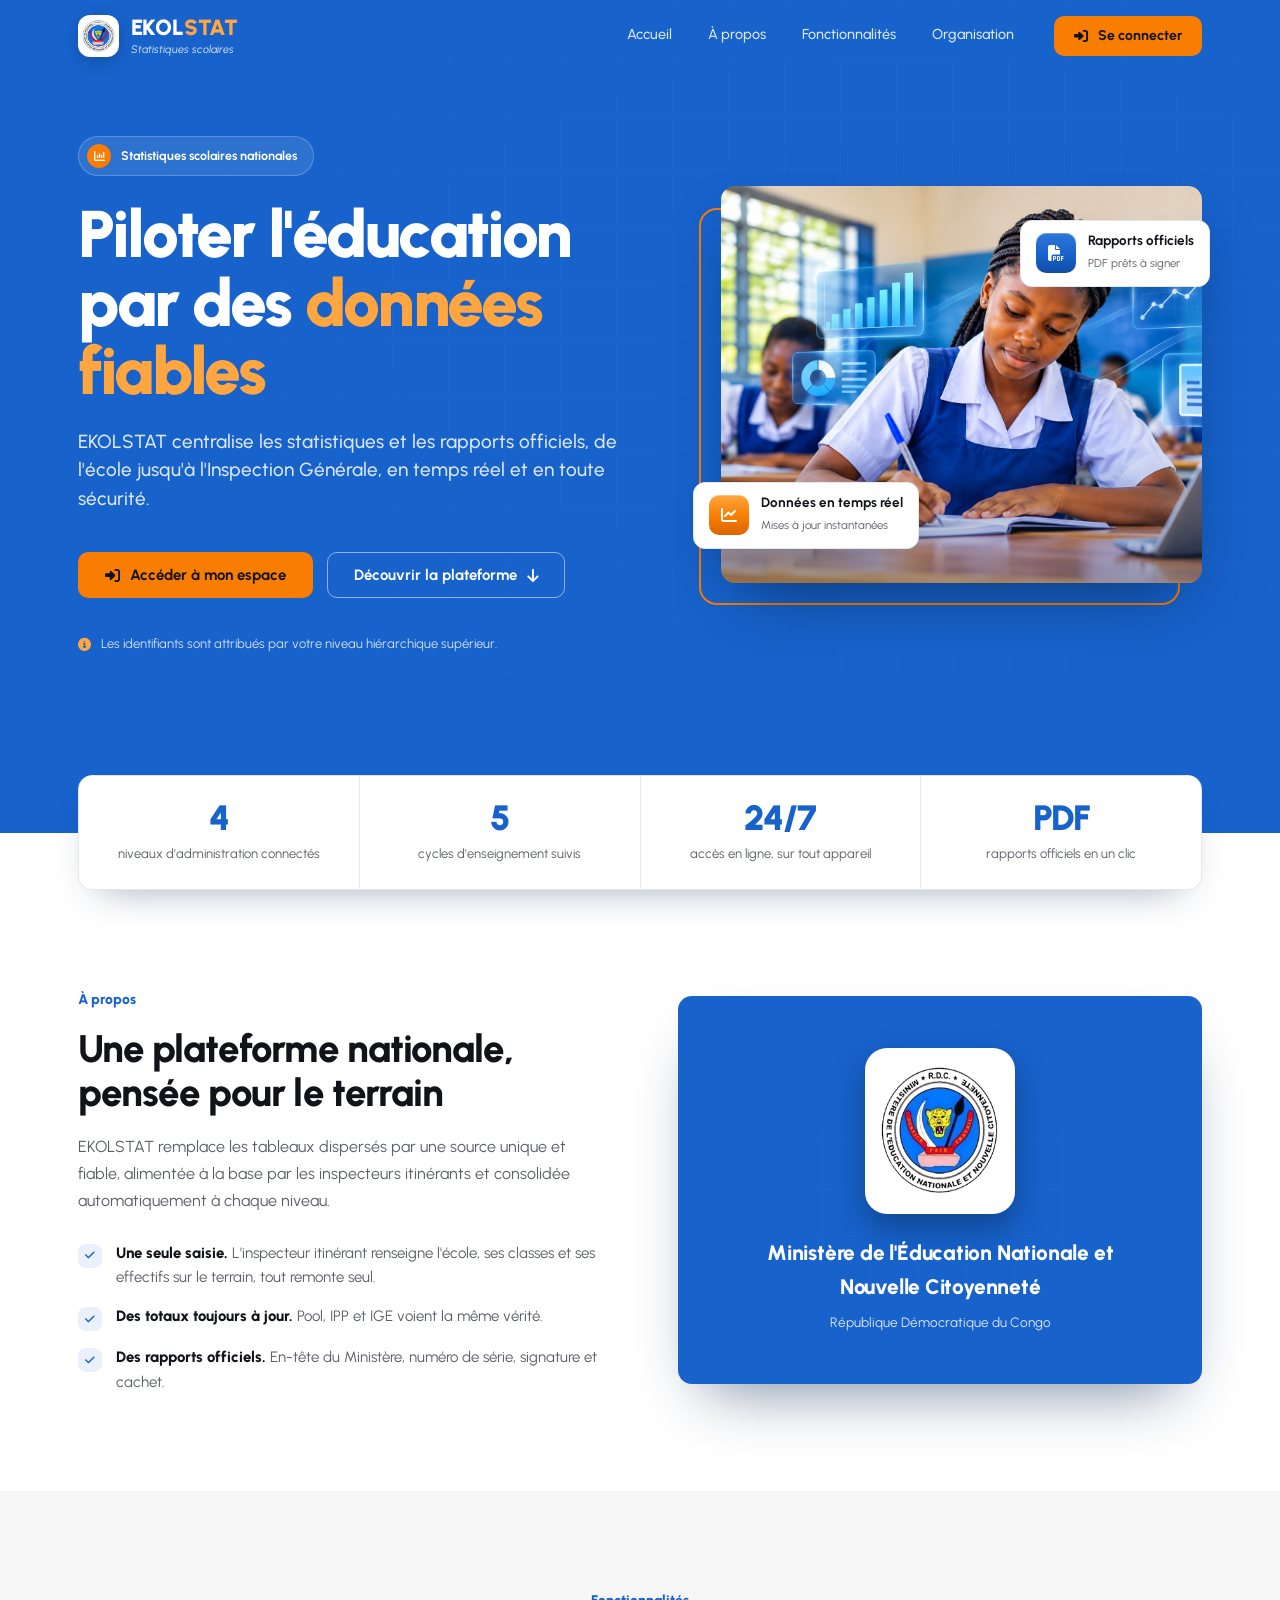
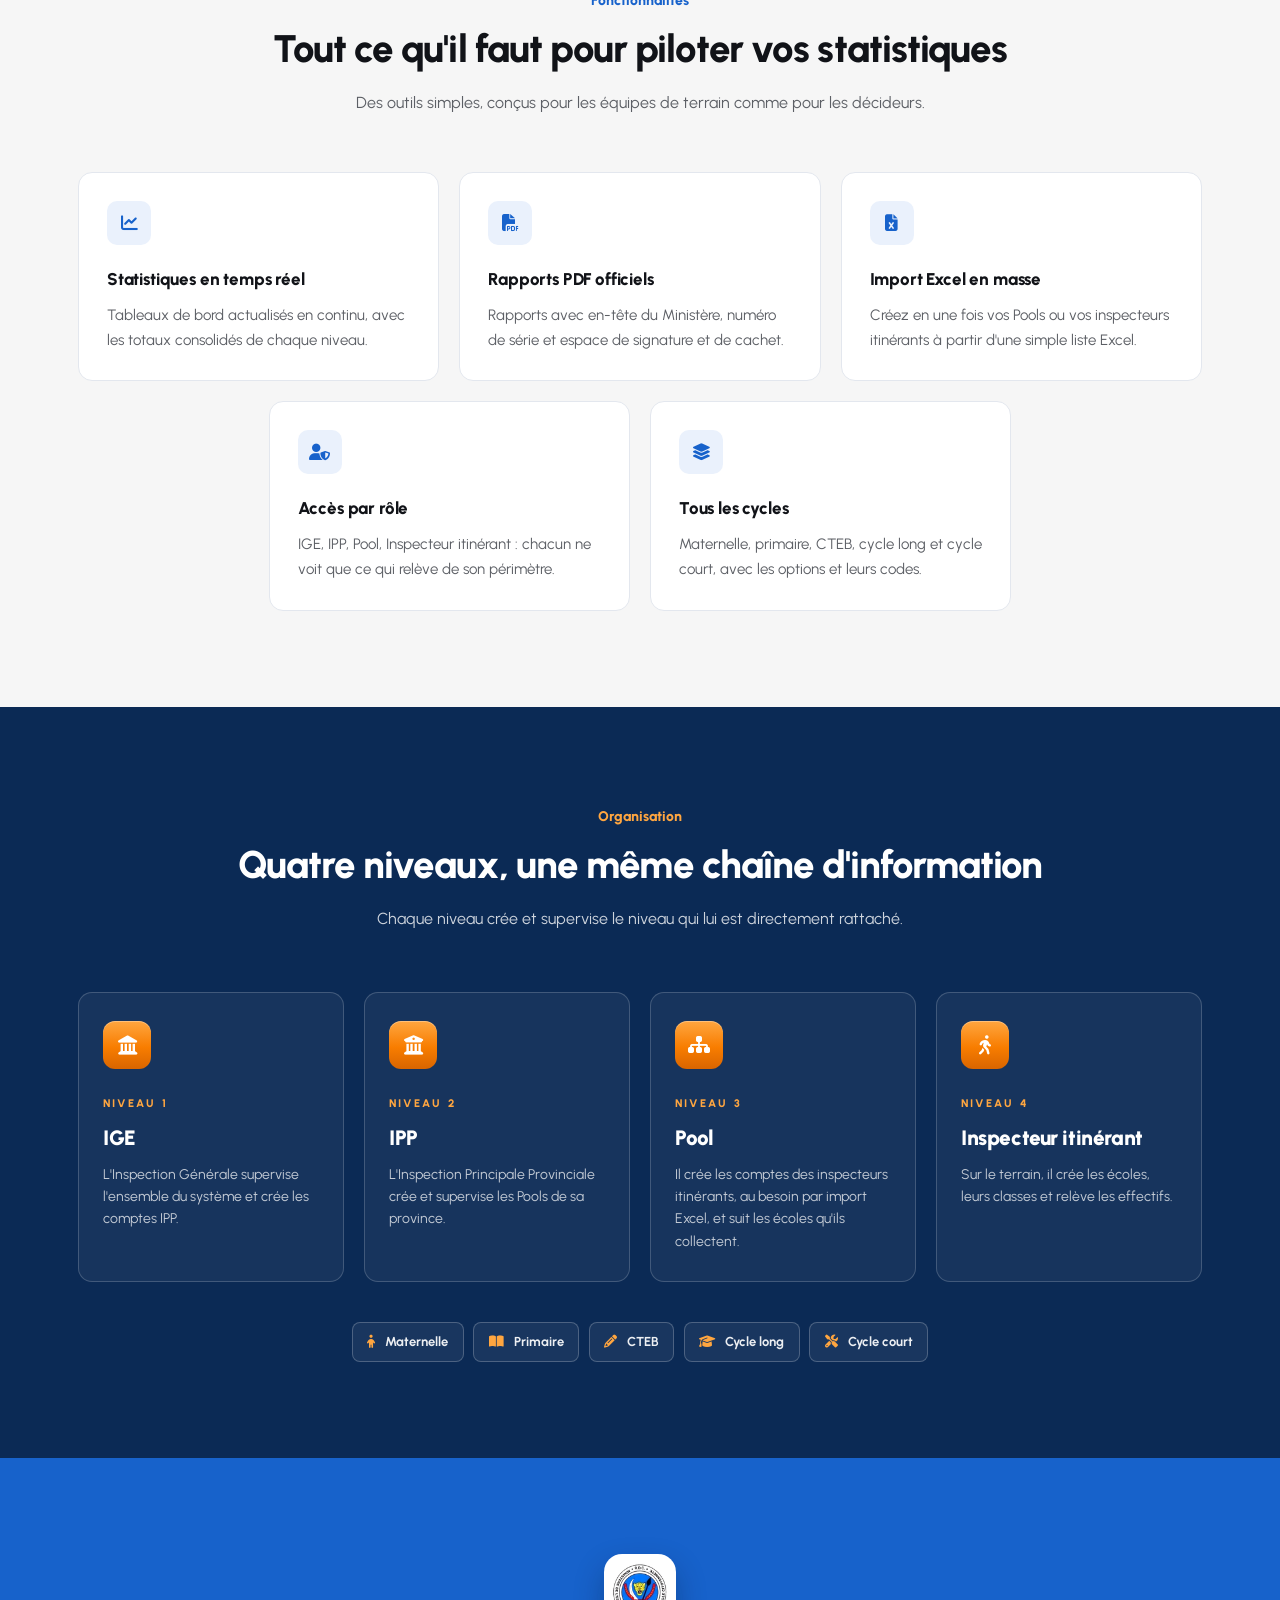
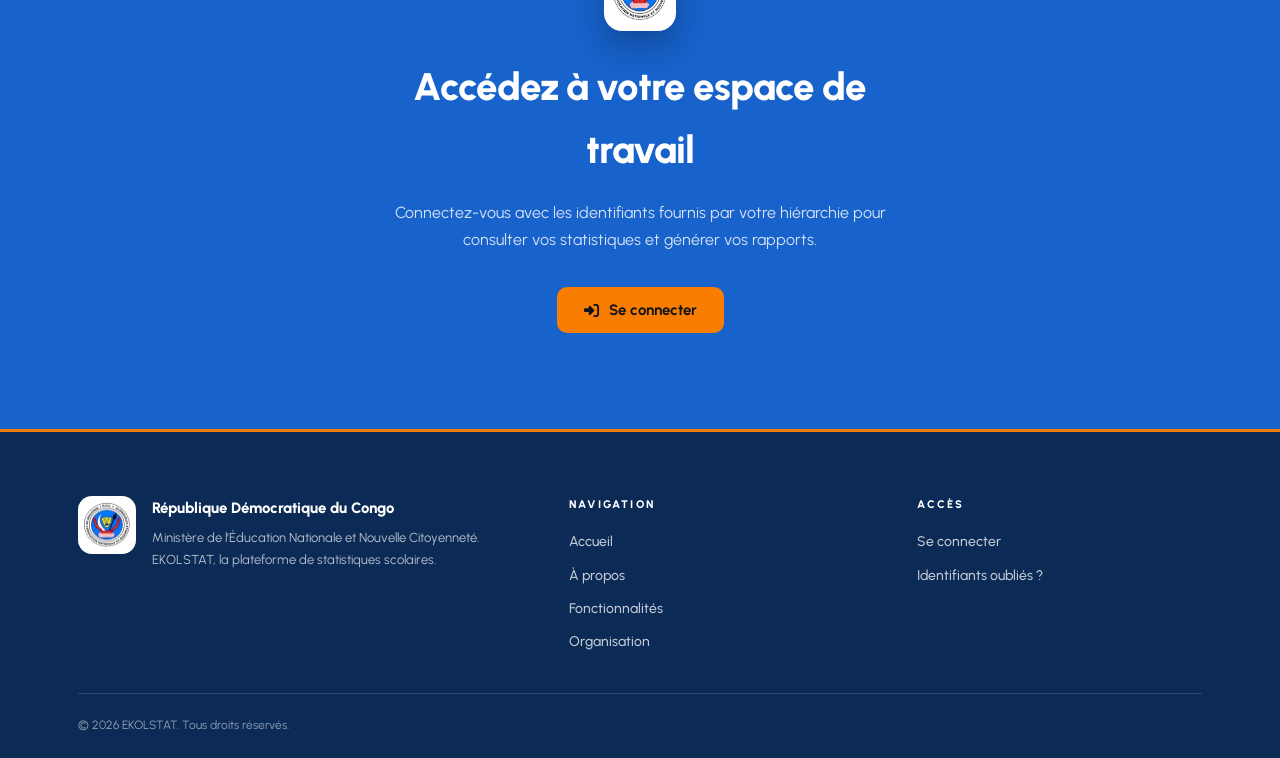
<file: index.html>
<!DOCTYPE html>
<html lang="fr">
<head>
  <meta charset="UTF-8" />
  <meta name="viewport" content="width=device-width, initial-scale=1, viewport-fit=cover" />
  <title>EKOLSTAT — Statistiques scolaires · Ministère de l'Éducation Nationale et Nouvelle Citoyenneté</title>
  <meta name="description" content="EKOLSTAT, la plateforme de statistiques scolaires de la République Démocratique du Congo : bulletins, effectifs par cycle et rapports officiels, de l'école à l'Inspection Générale." />
  <meta name="theme-color" content="#1762CB" />
  <link rel="icon" href="img/logo-96.png" type="image/png" />

  <link rel="preconnect" href="https://fonts.googleapis.com" />
  <link rel="preconnect" href="https://fonts.gstatic.com" crossorigin />
  <link rel="preconnect" href="https://api.fontshare.com" crossorigin />
  <link href="https://api.fontshare.com/v2/css?f[]=satoshi@400,500,700,900&display=swap" rel="stylesheet" />
  <link href="https://fonts.googleapis.com/css2?family=Urbanist:wght@400;500;600;700;800;900&display=swap" rel="stylesheet" />
  <link rel="preload" as="image" href="img/hero-eleve.webp" type="image/webp" fetchpriority="high" />
  <link rel="stylesheet" href="https://cdn.jsdelivr.net/npm/@fortawesome/fontawesome-free@6.4.0/css/all.min.css" />
  <link rel="stylesheet" href="static/theme.css" />
  <link rel="stylesheet" href="static/site.css" />
</head>
<body>
  <a class="skip" href="#contenu">Aller au contenu</a>

  <header class="header" id="header">
    <div class="wrap">
      <a href="#accueil" class="brand" aria-label="EKOLSTAT — Accueil">
        <picture>
          <source srcset="img/logo-192.webp" type="image/webp" />
          <img src="img/logo-96.png" alt="Armoiries du Ministère de l'Éducation Nationale" width="46" height="48" />
        </picture>
        <span class="brand-text"><strong>EKOL<b>STAT</b></strong><span>Statistiques scolaires</span></span>
      </a>

      <button class="nav-toggle" id="navToggle" type="button" aria-label="Ouvrir le menu" aria-expanded="false" aria-controls="nav">
        <i class="fas fa-bars"></i>
      </button>

      <nav class="nav" id="nav" aria-label="Navigation principale">
        <a class="link" href="#accueil">Accueil</a>
        <a class="link" href="#apropos">À propos</a>
        <a class="link" href="#fonctionnalites">Fonctionnalités</a>
        <a class="link" href="#hierarchie">Organisation</a>
        <a class="btn btn-orange" href="login.html"><i class="fas fa-right-to-bracket"></i> Se connecter</a>
      </nav>
    </div>
  </header>

  <main id="contenu">
    <!-- ═════════ HERO ═════════ -->
    <section class="hero" id="accueil">
      <div class="wrap hero-grid">
        <div>
          <span class="badge-pill"><i class="fas fa-chart-column"></i> Statistiques scolaires nationales</span>
          <h1>Piloter l'éducation par des <em>données fiables</em></h1>
          <p class="lead">EKOLSTAT centralise les statistiques et les rapports officiels, de l'école jusqu'à l'Inspection Générale, en temps réel et en toute sécurité.</p>
          <div class="hero-cta">
            <a class="btn btn-orange" href="login.html"><i class="fas fa-right-to-bracket"></i> Accéder à mon espace</a>
            <a class="btn btn-line" href="#fonctionnalites">Découvrir la plateforme <i class="fas fa-arrow-down"></i></a>
          </div>
          <div class="hero-note"><i class="fas fa-circle-info"></i> Les identifiants sont attribués par votre niveau hiérarchique supérieur.</div>
        </div>

        <div class="hero-visual">
          <div class="hero-photo">
            <picture>
              <source srcset="img/stat.png" type="image/webp" />
              <img src="img/stat.png" alt="Élève congolaise en uniforme, en train d'écrire dans sa salle de classe" width="1200" height="896" fetchpriority="high" decoding="async" />
            </picture>
          </div>
          <div class="float-card fc-1">
            <div class="ic"><i class="fas fa-chart-line"></i></div>
            <div><strong>Données en temps réel</strong><span>Mises à jour instantanées</span></div>
          </div>
          <div class="float-card fc-2">
            <div class="ic"><i class="fas fa-file-pdf"></i></div>
            <div><strong>Rapports officiels</strong><span>PDF prêts à signer</span></div>
          </div>
        </div>
      </div>
    </section>

    <!-- ═════════ CHIFFRES ═════════ -->
    <div class="stats">
      <div class="wrap">
        <div class="stats-card reveal">
          <div class="stat"><div class="num">4</div><div class="lbl">niveaux d'administration connectés</div></div>
          <div class="stat"><div class="num">5</div><div class="lbl">cycles d'enseignement suivis</div></div>
          <div class="stat"><div class="num">24/7</div><div class="lbl">accès en ligne, sur tout appareil</div></div>
          <div class="stat"><div class="num">PDF</div><div class="lbl">rapports officiels en un clic</div></div>
        </div>
      </div>
    </div>

    <!-- ═════════ À PROPOS ═════════ -->
    <section class="section" id="apropos">
      <div class="wrap about-grid">
        <div class="reveal">
          <span class="eyebrow">À propos</span>
          <h2>Une plateforme nationale, pensée pour le terrain</h2>
          <p class="sub">EKOLSTAT remplace les tableaux dispersés par une source unique et fiable, alimentée à la base par les inspecteurs itinérants et consolidée automatiquement à chaque niveau.</p>
          <ul class="checks">
            <li><i class="fas fa-check"></i><span><b>Une seule saisie.</b> L'inspecteur itinérant renseigne l'école, ses classes et ses effectifs sur le terrain, tout remonte seul.</span></li>
            <li><i class="fas fa-check"></i><span><b>Des totaux toujours à jour.</b> Pool, IPP et IGE voient la même vérité.</span></li>
            <li><i class="fas fa-check"></i><span><b>Des rapports officiels.</b> En-tête du Ministère, numéro de série, signature et cachet.</span></li>
          </ul>
        </div>
        <div class="reveal d1">
          <div class="seal-card">
            <picture>
              <source srcset="img/logo-192.webp" type="image/webp" />
              <img src="img/logo-192.png" alt="Armoiries du Ministère" loading="lazy" width="160" height="166" />
            </picture>
            <h3>Ministère de l'Éducation Nationale et Nouvelle Citoyenneté</h3>
            <p>République Démocratique du Congo</p>
          </div>
        </div>
      </div>
    </section>

    <!-- ═════════ FONCTIONNALITÉS ═════════ -->
    <section class="section soft" id="fonctionnalites">
      <div class="wrap">
        <div class="head-center reveal">
          <span class="eyebrow">Fonctionnalités</span>
          <h2>Tout ce qu'il faut pour piloter vos statistiques</h2>
          <p class="sub">Des outils simples, conçus pour les équipes de terrain comme pour les décideurs.</p>
        </div>
        <div class="features">
          <article class="card reveal d1"><div class="ic"><i class="fas fa-chart-line"></i></div><h3>Statistiques en temps réel</h3><p>Tableaux de bord actualisés en continu, avec les totaux consolidés de chaque niveau.</p></article>
          <article class="card reveal d2"><div class="ic"><i class="fas fa-file-pdf"></i></div><h3>Rapports PDF officiels</h3><p>Rapports avec en-tête du Ministère, numéro de série et espace de signature et de cachet.</p></article>
          <article class="card reveal"><div class="ic"><i class="fas fa-file-excel"></i></div><h3>Import Excel en masse</h3><p>Créez en une fois vos Pools ou vos inspecteurs itinérants à partir d'une simple liste Excel.</p></article>
          <article class="card reveal d1"><div class="ic"><i class="fas fa-user-shield"></i></div><h3>Accès par rôle</h3><p>IGE, IPP, Pool, Inspecteur itinérant : chacun ne voit que ce qui relève de son périmètre.</p></article>
          <article class="card reveal d2"><div class="ic"><i class="fas fa-layer-group"></i></div><h3>Tous les cycles</h3><p>Maternelle, primaire, CTEB, cycle long et cycle court, avec les options et leurs codes.</p></article>
        </div>
      </div>
    </section>

    <!-- ═════════ ORGANISATION ═════════ -->
    <section class="section navy" id="hierarchie">
      <div class="wrap">
        <div class="head-center reveal">
          <span class="eyebrow">Organisation</span>
          <h2>Quatre niveaux, une même chaîne d'information</h2>
          <p class="sub">Chaque niveau crée et supervise le niveau qui lui est directement rattaché.</p>
        </div>

        <div class="flow">
          <div class="step reveal"><div class="node"><i class="fas fa-landmark"></i></div><div><span class="lvl">Niveau 1</span><h3>IGE</h3><p>L'Inspection Générale supervise l'ensemble du système et crée les comptes IPP.</p></div></div>
          <div class="step reveal d1"><div class="node"><i class="fas fa-building-columns"></i></div><div><span class="lvl">Niveau 2</span><h3>IPP</h3><p>L'Inspection Principale Provinciale crée et supervise les Pools de sa province.</p></div></div>
          <div class="step reveal d2"><div class="node"><i class="fas fa-sitemap"></i></div><div><span class="lvl">Niveau 3</span><h3>Pool</h3><p>Il crée les comptes des inspecteurs itinérants, au besoin par import Excel, et suit les écoles qu'ils collectent.</p></div></div>
          <div class="step reveal d3"><div class="node"><i class="fas fa-person-walking"></i></div><div><span class="lvl">Niveau 4</span><h3>Inspecteur itinérant</h3><p>Sur le terrain, il crée les écoles, leurs classes et relève les effectifs.</p></div></div>
        </div>

        <div class="cycles reveal" aria-label="Cycles d'enseignement couverts">
          <span class="chip"><i class="fas fa-child"></i> Maternelle</span>
          <span class="chip"><i class="fas fa-book-open"></i> Primaire</span>
          <span class="chip"><i class="fas fa-pencil"></i> CTEB</span>
          <span class="chip"><i class="fas fa-graduation-cap"></i> Cycle long</span>
          <span class="chip"><i class="fas fa-screwdriver-wrench"></i> Cycle court</span>
        </div>
      </div>
    </section>

    <!-- ═════════ APPEL À L'ACTION ═════════ -->
    <section class="cta" aria-labelledby="cta-title">
      <div class="wrap">
        <div class="cta-box reveal">
          <picture>
            <source srcset="img/logo-96.webp" type="image/webp" />
            <img src="img/logo-96.png" alt="" loading="lazy" width="74" height="77" />
          </picture>
          <h2 id="cta-title">Accédez à votre espace de travail</h2>
          <p>Connectez-vous avec les identifiants fournis par votre hiérarchie pour consulter vos statistiques et générer vos rapports.</p>
          <a class="btn btn-orange" href="login.html"><i class="fas fa-right-to-bracket"></i> Se connecter</a>
        </div>
      </div>
    </section>
  </main>

  <footer class="footer">
    <div class="wrap">
      <div class="foot-grid">
        <div class="foot-brand">
          <picture>
            <source srcset="img/logo-96.webp" type="image/webp" />
            <img src="img/logo-96.png" alt="Armoiries du Ministère" loading="lazy" width="58" height="60" />
          </picture>
          <div>
            <strong>République Démocratique du Congo</strong>
            <p>Ministère de l'Éducation Nationale et Nouvelle Citoyenneté. EKOLSTAT, la plateforme de statistiques scolaires.</p>
          </div>
        </div>
        <div>
          <h4>Navigation</h4>
          <ul>
            <li><a href="#accueil">Accueil</a></li>
            <li><a href="#apropos">À propos</a></li>
            <li><a href="#fonctionnalites">Fonctionnalités</a></li>
            <li><a href="#hierarchie">Organisation</a></li>
          </ul>
        </div>
        <div>
          <h4>Accès</h4>
          <ul>
            <li><a href="login.html">Se connecter</a></li>
            <li><a href="login.html#identifiants">Identifiants oubliés ?</a></li>
          </ul>
        </div>
      </div>
      <div class="foot-bottom">
        <span>© <span id="year">2026</span> EKOLSTAT. Tous droits réservés.</span>
      </div>
    </div>
  </footer>

  <script>
    (function () {
      document.documentElement.classList.add('js');

      var header = document.getElementById('header');
      var toggle = document.getElementById('navToggle');
      var nav = document.getElementById('nav');
      var yr = document.getElementById('year');
      if (yr) yr.textContent = new Date().getFullYear();

      function onScroll() { header.classList.toggle('scrolled', window.scrollY > 8); }
      onScroll();
      window.addEventListener('scroll', onScroll, { passive: true });

      function setMenu(open) {
        nav.classList.toggle('open', open);
        toggle.setAttribute('aria-expanded', open ? 'true' : 'false');
        toggle.setAttribute('aria-label', open ? 'Fermer le menu' : 'Ouvrir le menu');
        toggle.querySelector('i').className = open ? 'fas fa-xmark' : 'fas fa-bars';
      }
      toggle.addEventListener('click', function () { setMenu(!nav.classList.contains('open')); });
      nav.addEventListener('click', function (e) { if (e.target.closest('a')) setMenu(false); });
      document.addEventListener('keydown', function (e) { if (e.key === 'Escape') setMenu(false); });
      window.addEventListener('resize', function () { if (window.innerWidth > 1020) setMenu(false); });

      var items = document.querySelectorAll('.reveal');
      if ('IntersectionObserver' in window) {
        var io = new IntersectionObserver(function (entries) {
          entries.forEach(function (en) { if (en.isIntersecting) { en.target.classList.add('in'); io.unobserve(en.target); } });
        }, { threshold: 0.12, rootMargin: '0px 0px -40px 0px' });
        items.forEach(function (el) { io.observe(el); });
      } else {
        items.forEach(function (el) { el.classList.add('in'); });
      }
    })();
  </script>
</body>
</html>
</file>
<file: static/theme.css>
/* ============================================================
   EKOLSTAT — Thème commun (accueil · connexion · dashboards)
   Charte visuelle ScolaOne : bleu #1762CB / orange #F87D00 / marine #0B2A55.
   Une seule source de vérité pour la typographie et les couleurs.
   Police : Satoshi (Fontshare) puis Urbanist (chargées par <link>).
   ============================================================ */

:root {
  /* ── Bleu de marque (échelle ScolaOne). Les noms --sky-* sont conservés
        pour ne pas toucher au reste du code. ── */
  --sky-50:  #eef5fe;
  --sky-100: #d9e8fb;
  --sky-200: #b9d4f6;
  --sky-300: #8fb9ef;
  --sky-400: #5e97e3;
  --sky-500: #2f76d6;
  --sky-600: #1762cb;   /* bleu de marque : boutons / liens */
  --sky-700: #124ea3;   /* texte accentué sur fond clair */
  --sky-800: #0e3d80;
  --sky-900: #0b2a55;   /* marine */

  --blue:      #1762cb;
  --blue-hover:#1458b5;
  --navy:      #0b2a55;
  --tint:      #eaf1fc;

  /* ── Orange d'accent ── */
  --orange:       #f87d00;
  --orange-light: #ffa640;
  --orange-dark:  #d96500;
  --orange-hover: #ff9122;
  /* anciens noms (drapeau) → orange de la charte */
  --gold: #f87d00;
  --gold-deep: #d96500;
  --red: #f87d00;

  /* ── Neutres ── */
  --ink: #111318;
  --ink-soft: #5c5f65;
  --ink-dim: #8a8f98;
  --line: #e3e7ee;
  --bg: #ffffff;
  --bg-soft: #f6f6f6;

  /* ── Dégradés (boutons et panneaux) ── */
  --grad-brand: linear-gradient(180deg, #2f76d6 0%, #1762cb 55%, #124ea3 100%);
  --grad-orange: linear-gradient(180deg, #ffa640 0%, #f87d00 55%, #d96500 100%);
  --grad-navy: linear-gradient(160deg, #0b2a55 0%, #0e3d80 45%, #1762cb 100%);
  --grad-soft: linear-gradient(180deg, #eaf1fc 0%, #ffffff 100%);

  /* ── Élévations ── */
  --sh-xs: 0 1px 2px rgba(11, 42, 85, .06);
  --sh-sm: 0 2px 10px rgba(11, 42, 85, .07);
  --sh-md: 0 12px 28px -18px rgba(23, 98, 203, .38);
  --sh-lg: 0 30px 60px -24px rgba(4, 19, 40, .55);
  --sh-brand: 0 10px 24px -10px rgba(23, 98, 203, .6), inset 0 1px 0 rgba(255, 255, 255, .22);
  --sh-orange: 0 10px 24px -10px rgba(248, 125, 0, .6), inset 0 1px 0 rgba(255, 255, 255, .3);

  --radius: 14px;
  --ease: cubic-bezier(.22, 1, .36, 1);

  --font: "Satoshi", "Urbanist", "Inter", system-ui, -apple-system, "Segoe UI", sans-serif;
}

/* ── Typographie : Satoshi partout ───────────────────────────
   (volontairement pas de `*::before` : ça casserait les icônes
   Font Awesome qui portent leur propre police)               */
html, body,
button, input, select, textarea, optgroup,
table, th, td, label, legend, option {
  font-family: var(--font);
}

html { -webkit-text-size-adjust: 100%; text-rendering: optimizeLegibility; }
body { -webkit-font-smoothing: antialiased; -moz-osx-font-smoothing: grayscale; }

:focus-visible { outline: 3px solid #ffb566; outline-offset: 2px; border-radius: 8px; }
::selection { background: var(--sky-200); color: var(--navy); }

/* ── Filet de marque : bleu + orange ── */
.flagline { height: 4px; background: linear-gradient(90deg, var(--sky-600) 0 70%, var(--orange) 70% 100%); }

/* ── Marque (logo + nom) ── */
.brand { display: flex; align-items: center; gap: 12px; min-width: 0; color: inherit; text-decoration: none; }
.brand img { height: 46px; width: auto; flex: none; }
.brand-text { line-height: 1.1; min-width: 0; }
.brand-text strong { display: block; font-size: 22px; font-weight: 900; color: var(--navy); letter-spacing: -.01em; }
.brand-text strong b { color: var(--orange); font-weight: 900; }
.brand-text span { display: block; margin-top: 3px; font-size: 11px; color: var(--ink-soft); font-style: italic; font-weight: 500; }

/* ── Boutons (accueil + connexion) ── */
.btn {
  display: inline-flex; align-items: center; justify-content: center; gap: 10px;
  padding: 14px 26px; border-radius: 10px; font-weight: 700; font-size: 15px; line-height: 1.1;
  border: 1.5px solid transparent; cursor: pointer; text-decoration: none; white-space: nowrap;
  transition: transform .2s var(--ease), box-shadow .2s, background .2s, color .2s, border-color .2s, filter .2s;
}
.btn:hover { transform: translateY(-1px); }
.btn:active { transform: translateY(0); }
.btn:disabled { opacity: .65; cursor: not-allowed; transform: none; }
.btn-primary { background: var(--grad-brand); color: #fff; box-shadow: var(--sh-brand); }
.btn-primary:hover { filter: brightness(1.06); color: #fff; box-shadow: 0 14px 30px -12px rgba(23, 98, 203, .7), inset 0 1px 0 rgba(255, 255, 255, .26); }
.btn-orange, .btn-gold { background: var(--orange); color: var(--ink); }
.btn-orange:hover, .btn-gold:hover { background: var(--orange-hover); color: var(--ink); }
.btn-soft { background: var(--tint); color: var(--sky-700); }
.btn-soft:hover { background: var(--sky-100); }
.btn-outline { background: #fff; color: var(--sky-700); border-color: var(--sky-200); }
.btn-outline:hover { border-color: var(--sky-400); background: var(--sky-50); }
.btn-line { background: transparent; color: #fff; border-color: rgba(255, 255, 255, .5); }
.btn-line:hover { background: rgba(255, 255, 255, .12); border-color: #fff; color: #fff; }

/* ── Messages d'authentification ── */
.auth-message { display: flex; align-items: flex-start; gap: 10px; margin: 4px 0 12px; padding: 11px 14px; border-radius: 10px; font-size: 12.5px; line-height: 1.45; font-weight: 500; }
.auth-message.hidden { display: none; }
.auth-message i { margin-top: 2px; }
.auth-message.error   { background: #fef2f2; color: #b91c1c; border: 1px solid #fecaca; }
.auth-message.success { background: #ecfdf5; color: #047857; border: 1px solid #a7f3d0; }
.auth-message.info    { background: var(--sky-50); color: var(--sky-700); border: 1px solid var(--sky-200); }

@media (prefers-reduced-motion: reduce) {
  *, *::before, *::after { animation-duration: .01ms !important; animation-iteration-count: 1 !important; transition-duration: .01ms !important; scroll-behavior: auto !important; }
}
</file>
<file: static/site.css>
/* ============================================================
   EKOLSTAT — Page d'accueil (charte ScolaOne : bleu / orange / marine)
   Dépend de theme.css
   - aplats de couleur et filets fins (pas de dégradé décoratif)
   - barre de navigation transparente en haut, bleu plein au défilement
   ============================================================ */
*, *::before, *::after { box-sizing: border-box; margin: 0; padding: 0; }

:root {
  --wrap: 1180px;
  --pad: clamp(20px, 3vw, 28px);
  --header-h: 72px;
}

html { scroll-behavior: smooth; }
body { color: var(--ink); background: var(--bg); line-height: 1.65; overflow-x: clip; }
img { max-width: 100%; display: block; }
a { color: inherit; text-decoration: none; }
.wrap { width: 100%; max-width: var(--wrap); margin: 0 auto; padding: 0 var(--pad); }
section[id] { scroll-margin-top: calc(var(--header-h) + 4px); }

.skip { position: absolute; left: -9999px; top: 8px; z-index: 200; background: var(--blue); color: #fff; padding: 10px 16px; border-radius: 8px; font-weight: 700; }
.skip:focus { left: 8px; }

/* ───────── En-tête : transparent en haut, bleu plein au défilement ───────── */
.header { position: fixed; top: 0; left: 0; right: 0; z-index: 100; background: transparent; transition: background-color .25s, box-shadow .25s; }
.header.scrolled, .header.is-open { background: var(--blue); box-shadow: 0 1px 0 rgba(255, 255, 255, .16); }
.header .wrap { display: flex; align-items: center; justify-content: space-between; gap: 20px; height: var(--header-h); }

.header .brand img { height: 42px; padding: 4px; background: #fff; border-radius: 12px; box-shadow: 0 4px 14px rgba(0, 0, 0, .18); }
.header .brand-text strong { color: #fff; font-size: 22px; }
.header .brand-text strong b { color: var(--orange-light); }
.header .brand-text span { color: rgba(255, 255, 255, .72); }

.nav { display: flex; align-items: center; gap: 2.25rem; }
.nav a.link { color: rgba(255, 255, 255, .85); font-size: .9rem; font-weight: 500; padding: .3rem 0; border-bottom: 2px solid transparent; transition: color .2s, border-color .2s; }
.nav a.link:hover { color: #fff; border-bottom-color: rgba(255, 255, 255, .7); }
.nav .btn { padding: .7rem 1.2rem; font-size: .875rem; margin-left: .25rem; }

.nav-toggle { display: none; width: 42px; height: 42px; border-radius: 10px; border: 1px solid rgba(255, 255, 255, .4); background: transparent; color: #fff; font-size: 1rem; align-items: center; justify-content: center; cursor: pointer; transition: background-color .2s; }
.nav-toggle:hover { background: rgba(255, 255, 255, .12); }

/* ───────── Hero : aplat bleu de marque ───────── */
.hero { position: relative; overflow: hidden; background: var(--blue); color: #fff; padding: 136px 0 120px; }
.hero::before {
  content: ''; position: absolute; inset: 0; pointer-events: none; opacity: .5;
  background-image: linear-gradient(rgba(255, 255, 255, .06) 1px, transparent 1px), linear-gradient(90deg, rgba(255, 255, 255, .06) 1px, transparent 1px);
  background-size: 56px 56px;
  -webkit-mask-image: radial-gradient(110% 90% at 70% 40%, #000 0%, rgba(0, 0, 0, .35) 55%, transparent 85%);
          mask-image: radial-gradient(110% 90% at 70% 40%, #000 0%, rgba(0, 0, 0, .35) 55%, transparent 85%);
}
.hero-grid { position: relative; display: grid; grid-template-columns: minmax(0, 1.05fr) minmax(0, .95fr); gap: clamp(32px, 5vw, 64px); align-items: center; }
.badge-pill { display: inline-flex; align-items: center; gap: 10px; padding: 7px 16px 7px 8px; border-radius: 999px; background: rgba(255, 255, 255, .1); border: 1px solid rgba(255, 255, 255, .22); font-size: 12.5px; font-weight: 700; color: #fff; }
.badge-pill i { width: 24px; height: 24px; border-radius: 50%; background: var(--orange); color: #fff; display: grid; place-items: center; font-size: 11px; }
.hero h1 { font-weight: 900; letter-spacing: -.035em; line-height: 1.04; font-size: clamp(36px, 5.6vw, 66px); margin: 24px 0 22px; color: #fff; }
.hero h1 em { font-style: normal; color: var(--orange-light); }
.hero p.lead { font-size: clamp(16px, 1.5vw, 19px); line-height: 1.5; font-weight: 500; color: rgba(255, 255, 255, .85); max-width: 52ch; }
.hero-cta { display: flex; flex-wrap: wrap; gap: .9rem; margin-top: 2.4rem; }
.hero-note { display: flex; align-items: center; gap: 10px; margin-top: 2.2rem; font-size: 13px; color: rgba(255, 255, 255, .8); }
.hero-note i { color: var(--orange-light); }

.hero-visual { position: relative; padding: 0 0 22px 22px; }
.hero-visual::before { content: ''; position: absolute; left: 0; bottom: 0; right: 22px; top: 22px; border: 2px solid var(--orange); border-radius: 18px; }
.hero-photo { position: relative; border-radius: 14px; overflow: hidden; box-shadow: var(--sh-lg); aspect-ratio: 4 / 3.3; background: var(--sky-700); }
.hero-photo img { width: 100%; height: 100%; object-fit: cover; object-position: 50% 30%; }
.hero-photo::after { content: ''; position: absolute; inset: 0; background: linear-gradient(180deg, transparent 62%, rgba(11, 42, 85, .35)); }
.float-card { position: absolute; z-index: 2; display: flex; align-items: center; gap: 12px; background: #fff; color: var(--ink); border-radius: 12px; padding: 11px 15px; border: 1px solid var(--line); box-shadow: 0 18px 40px -22px rgba(11, 42, 85, .6); animation: bob 6s ease-in-out infinite alternate; }
.float-card .ic { width: 40px; height: 40px; border-radius: 10px; display: grid; place-items: center; font-size: 16px; color: #fff; flex: none; background: var(--grad-orange); box-shadow: inset 0 1px 0 rgba(255, 255, 255, .3); }
.float-card strong { display: block; font-size: 13.5px; line-height: 1.25; font-weight: 700; }
.float-card span { font-size: 11.5px; color: var(--ink-soft); }
.fc-1 { left: -6px; bottom: 56px; }
.fc-2 { right: -8px; top: 34px; animation-delay: -3s; }
.fc-2 .ic { background: var(--grad-brand); }
@keyframes bob { from { transform: translateY(0); } to { transform: translateY(-8px); } }

/* ───────── Chiffres clés : à cheval sur la limite bleu / blanc ───────── */
.stats { position: relative; background: #fff; }
.stats::before { content: ''; position: absolute; left: 0; right: 0; top: 0; height: 50%; background: var(--blue); }
.stats-card { position: relative; display: grid; grid-template-columns: repeat(4, minmax(0, 1fr)); gap: 1px; background: var(--line); border: 1px solid var(--line); border-radius: 14px; overflow: hidden; box-shadow: 0 18px 40px -22px rgba(11, 42, 85, .45); }
.stat { background: #fff; padding: 1.6rem 1.25rem; text-align: center; }
.stat .num { display: block; font-size: 2.2rem; font-weight: 900; line-height: 1; letter-spacing: -.03em; color: var(--blue); font-variant-numeric: tabular-nums; }
.stat .lbl { display: block; margin-top: .55rem; font-size: .8125rem; line-height: 1.4; color: var(--ink-soft); }

/* ───────── Sections ───────── */
.section { padding: clamp(72px, 8vw, 96px) 0; background: #fff; }
.section.soft { background: var(--bg-soft); }
.section.navy { background: var(--navy); color: #fff; }
.eyebrow { display: inline-block; font-size: .875rem; font-weight: 800; color: var(--blue); }
.navy .eyebrow { color: var(--orange-light); }
.section h2 { font-size: clamp(1.7rem, 3.2vw, 2.4rem); font-weight: 800; line-height: 1.15; letter-spacing: -.025em; color: var(--ink); margin: .9rem 0 0; }
.navy h2 { color: #fff; }
.section .sub { margin-top: 1.1rem; color: var(--ink-soft); font-size: 1rem; line-height: 1.7; max-width: 60ch; }
.navy .sub { color: rgba(255, 255, 255, .8); }
.head-center { text-align: center; }
.head-center .sub { margin-left: auto; margin-right: auto; }

/* À propos */
.about-grid { display: grid; grid-template-columns: minmax(0, 1fr) minmax(0, 1fr); gap: clamp(32px, 6vw, 80px); align-items: center; }
.seal-card { position: relative; overflow: hidden; display: flex; flex-direction: column; align-items: center; text-align: center; padding: clamp(28px, 4vw, 52px); border-radius: 14px; background: var(--blue); color: #fff; box-shadow: 0 30px 60px -28px rgba(11, 42, 85, .6); }
.seal-card::before { content: ''; position: absolute; inset: 0; opacity: .5; pointer-events: none; background-image: linear-gradient(rgba(255, 255, 255, .06) 1px, transparent 1px), linear-gradient(90deg, rgba(255, 255, 255, .06) 1px, transparent 1px); background-size: 48px 48px; -webkit-mask-image: radial-gradient(closest-side, #000, transparent); mask-image: radial-gradient(closest-side, #000, transparent); }
.seal-card img { position: relative; width: clamp(110px, 15vw, 150px); padding: 14px; background: #fff; border-radius: 22px; box-shadow: 0 14px 30px rgba(4, 19, 40, .35); }
.seal-card h3 { position: relative; font-size: clamp(17px, 2vw, 21px); font-weight: 800; letter-spacing: -.01em; margin: 22px 0 6px; }
.seal-card p { position: relative; font-size: 13.5px; color: rgba(255, 255, 255, .85); max-width: 34ch; }
.checks { list-style: none; margin-top: 26px; display: grid; gap: 14px; }
.checks li { display: flex; gap: 14px; align-items: flex-start; color: var(--ink-soft); font-size: 15px; }
.checks i { flex: none; margin-top: 3px; width: 24px; height: 24px; border-radius: 8px; display: grid; place-items: center; font-size: 11px; background: var(--tint); color: var(--blue); }
.checks b { color: var(--ink); font-weight: 800; }

/* Fonctionnalités */
.features { display: grid; grid-template-columns: repeat(auto-fit, minmax(min(100%, 320px), 1fr)); gap: 1.25rem; margin-top: clamp(36px, 5vw, 56px); }
.card { background: #fff; border: 1px solid var(--line); border-radius: 14px; padding: 1.75rem; transition: border-color .2s, box-shadow .2s; }
.card:hover { border-color: var(--sky-200); box-shadow: var(--sh-md); }
.card .ic { width: 44px; height: 44px; border-radius: 10px; display: grid; place-items: center; font-size: 1.05rem; color: var(--blue); background: var(--tint); }
.card h3 { margin-top: 1.25rem; font-size: 1.0625rem; font-weight: 800; letter-spacing: -.01em; color: var(--ink); }
.card p { margin-top: .6rem; font-size: .9375rem; line-height: 1.65; color: var(--ink-soft); }

/* Organisation (section marine) */
.flow { display: grid; grid-template-columns: repeat(4, 1fr); gap: 1.25rem; margin-top: clamp(40px, 5vw, 60px); position: relative; }
.step { position: relative; padding: 1.75rem 1.5rem; text-align: left; border: 1px solid rgba(255, 255, 255, .18); background: rgba(255, 255, 255, .05); border-radius: 14px; transition: background-color .2s, border-color .2s; }
.step:hover { background: rgba(255, 255, 255, .09); border-color: rgba(255, 255, 255, .3); }
.step .node { width: 48px; height: 48px; margin-bottom: 1.25rem; border-radius: 12px; display: grid; place-items: center; font-size: 1.2rem; color: #fff; background: var(--grad-orange); box-shadow: inset 0 1px 0 rgba(255, 255, 255, .3); }
.step .lvl { font-size: .6875rem; letter-spacing: .19em; text-transform: uppercase; font-weight: 800; color: var(--orange-light); }
.step h3 { font-size: 1.3rem; font-weight: 900; color: #fff; margin: .35rem 0 .5rem; letter-spacing: -.02em; }
.step p { font-size: .875rem; line-height: 1.6; color: rgba(255, 255, 255, .75); }

.cycles { display: flex; flex-wrap: wrap; justify-content: center; gap: .6rem; margin-top: 2.5rem; }
.chip { display: inline-flex; align-items: center; gap: 10px; padding: .5rem .9rem; border-radius: 8px; font-size: .8125rem; font-weight: 700; color: rgba(255, 255, 255, .92); border: 1px solid rgba(255, 255, 255, .22); background: rgba(255, 255, 255, .06); }
.chip i { color: var(--orange-light); }

/* Appel à l'action : bandeau bleu de marque */
.cta { background: var(--blue); color: #fff; padding: clamp(72px, 8vw, 96px) 0; }
.cta-box { text-align: center; }
.cta-box img { width: 72px; margin: 0 auto 1.6rem; padding: 8px; background: #fff; border-radius: 18px; box-shadow: 0 14px 30px rgba(4, 19, 40, .3); }
.cta-box h2 { color: #fff; font-size: clamp(1.6rem, 3.4vw, 2.4rem); font-weight: 800; letter-spacing: -.025em; max-width: 24ch; margin: 0 auto 1rem; }
.cta-box p { color: rgba(255, 255, 255, .82); max-width: 54ch; margin: 0 auto 2.1rem; font-size: 1rem; line-height: 1.7; }

/* Pied de page : marine */
.footer { background: var(--navy); color: rgba(255, 255, 255, .75); padding: clamp(44px, 5vw, 64px) 0 0; border-top: 3px solid var(--orange); }
.foot-grid { display: grid; grid-template-columns: 1.5fr 1fr 1fr; gap: clamp(28px, 5vw, 64px); padding-bottom: 40px; }
.foot-brand { display: flex; gap: 16px; align-items: flex-start; }
.foot-brand img { height: 58px; flex: none; padding: 5px; background: #fff; border-radius: 14px; }
.foot-brand strong { display: block; color: #fff; font-size: 15px; font-weight: 800; margin-bottom: 6px; }
.foot-brand p { font-size: 13px; max-width: 42ch; color: rgba(255, 255, 255, .7); }
.footer h4 { color: #fff; font-size: .6875rem; letter-spacing: .19em; text-transform: uppercase; font-weight: 800; margin-bottom: 16px; }
.footer ul { list-style: none; display: grid; gap: 10px; font-size: .875rem; }
.footer ul a { color: rgba(255, 255, 255, .75); font-weight: 500; transition: color .2s; }
.footer ul a:hover { color: #fff; }
.foot-bottom { border-top: 1px solid rgba(255, 255, 255, .14); padding: 22px 0 calc(22px + env(safe-area-inset-bottom, 0px)); font-size: 12px; display: flex; flex-wrap: wrap; gap: 8px 24px; justify-content: space-between; color: rgba(255, 255, 255, .55); }

/* Apparition progressive */
.js .reveal { opacity: 0; transform: translateY(14px); transition: opacity .6s ease, transform .6s ease; }
.js .reveal.in { opacity: 1; transform: none; }
.js .reveal.d1 { transition-delay: .08s; } .js .reveal.d2 { transition-delay: .16s; } .js .reveal.d3 { transition-delay: .24s; }

/* ───────── Responsive ───────── */
@media (max-width: 1020px) {
  .nav-toggle { display: inline-flex; }
  .nav { position: absolute; left: 0; right: 0; top: 100%; flex-direction: column; align-items: stretch; gap: 0; background: var(--blue); padding: .5rem var(--pad) 1.2rem; border-top: 1px solid rgba(255, 255, 255, .16); display: none; }
  .nav.open { display: flex; }
  .nav a.link { padding: .9rem 0; font-size: 1rem; font-weight: 600; color: #fff; border-bottom: 1px solid rgba(255, 255, 255, .12); }
  .nav .btn { margin: 1rem 0 0; padding: .95rem 1.2rem; font-size: 15px; }
  .flow { grid-template-columns: repeat(2, 1fr); }
}
@media (max-width: 960px) {
  .hero-grid, .about-grid { grid-template-columns: 1fr; }
  .hero-visual { max-width: 620px; margin: 8px auto 0; width: 100%; }
  .stats-card { grid-template-columns: repeat(2, 1fr); }
  .foot-grid { grid-template-columns: 1fr 1fr; }
  .foot-grid > :first-child { grid-column: 1 / -1; }
}
@media (max-width: 640px) {
  :root { --header-h: 64px; }
  .hero { padding: 108px 0 96px; }
  .header .brand img { height: 38px; }
  .header .brand-text strong { font-size: 19px; }
  .header .brand-text span { display: none; }
  .hero-cta .btn { width: 100%; }
  .hero-visual { padding: 0 0 18px 14px; }
  .hero-visual::before { right: 14px; top: 14px; }
  .fc-1 { left: -4px; bottom: 40px; padding: 9px 12px; }
  .fc-2 { right: -4px; top: 18px; padding: 9px 12px; }
  .float-card .ic { width: 34px; height: 34px; font-size: 14px; }
  .foot-grid { grid-template-columns: 1fr; }
  .foot-brand { flex-direction: column; }
  .flow { grid-template-columns: 1fr; }
}
@media (prefers-reduced-motion: reduce) { .js .reveal { opacity: 1; transform: none; transition: none; } html { scroll-behavior: auto; } .float-card { animation: none; } }

/* Grille 3+2 centrée (5 fonctionnalités) */
@media (min-width: 961px) {
  .features { grid-template-columns: repeat(6, 1fr); }
  .features .card { grid-column: span 2; }
  .features .card:nth-child(4) { grid-column: 2 / span 2; }
  .features .card:nth-child(5) { grid-column: 4 / span 2; }
}
</file>
